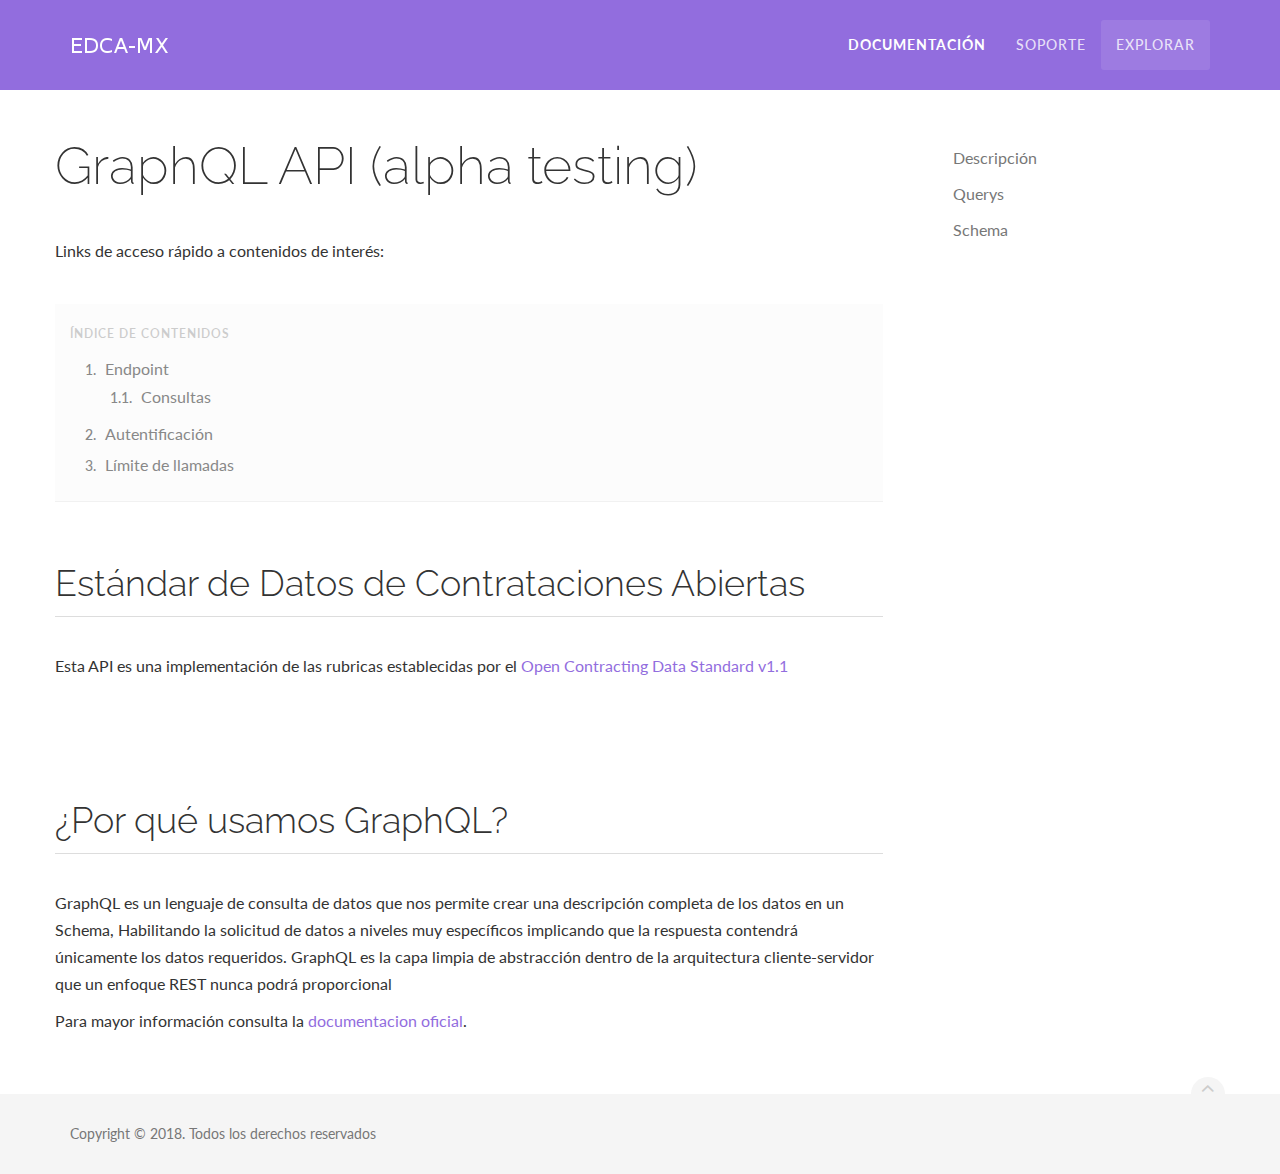
<file: index.html>
<!DOCTYPE html>
<html lang="en">
  <head>
    <meta charset="utf-8">
    <meta http-equiv="X-UA-Compatible" content="IE=edge">
    <meta name="viewport" content="width=device-width, initial-scale=1">
    <meta name="description" content="">
    <meta name="keywords" content="">

    <title>API-Docs</title>

    <!-- Styles -->
    <link href="assets/css/theDocs.all.css" rel="stylesheet">
    <link href="assets/css/custom.css" rel="stylesheet">
    <link href="assets/css/skin/skin-purple.css" rel="stylesheet">

    <!-- Fonts -->
    <link href='http://fonts.googleapis.com/css?family=Raleway:100,300,400,500%7CLato:300,400' rel='stylesheet' type='text/css'>

    <!-- Favicons -->
    <link rel="apple-touch-icon" href="/apple-touch-icon.png">
    <link rel="icon" href="assets/img/favicon.png">
  </head>

  <body>

    <header class="site-header">

      <!-- Top navbar & branding -->
      <nav class="navbar navbar-default">
        <div class="container">

          <!-- Toggle buttons and brand -->
          <div class="navbar-header">
            <button type="button" class="navbar-toggle" data-toggle="collapse" data-target="#navbar" aria-expanded="true" aria-controls="navbar">
              <span class="glyphicon glyphicon-option-vertical"></span>
            </button>

            <button type="button" class="navbar-toggle for-sidebar" data-toggle="offcanvas">
              <span class="icon-bar"></span>
              <span class="icon-bar"></span>
              <span class="icon-bar"></span>
            </button>

            <a class="navbar-brand" href="index.html"><img src="assets/img/logo.png" alt="logo"></a>
          </div>
          <!-- END Toggle buttons and brand -->

          <!-- Top navbar -->
          <div id="navbar" class="navbar-collapse collapse" aria-expanded="true" role="banner">
            <ul class="nav navbar-nav navbar-right">
              <li class="active"><a href="overview.html">Documentación</a></li>

              <li><a href="https://github.com/EDCA-MX/API/issues" target="_blank">Soporte</a></li>
              <li class="hero"><a href="https://tm-api-tests.herokuapp.com/">Explorar</a></li>
            </ul>
          </div>
          <!-- END Top navbar -->

        </div>
      </nav>
      <!-- END Top navbar & branding -->

    </header>


    <main id="comenzar" class="container">
      <div class="row">

        <!-- Main content -->
        <article class="col-md-9 col-sm-9 main-content" role="main">
          
          <header >
            <h1>GraphQL API (alpha testing) </h1>
            <p>Links de acceso rápido a contenidos de interés:</p>
            <ol class="toc">
              <li>
                <a href="overview.html#endpoint">Endpoint</a>
                <ol>
                  <li><a href="overview.html#querys">Consultas</a></li>
                </ol>
              </li>
              <li><a href="#">Autentificación</a></li>
              <li><a href="#">Límite de llamadas</a></li>
            </ol>
          </header>

          <section>
              <h2>Estándar de Datos de Contrataciones Abiertas</h2>
              <p>Esta API es una implementación de las rubricas establecidas por el <a href="http://standard.open-contracting.org/latest/en/">Open Contracting Data Standard v1.1</a></p>
            </section>

          <section>
            <h2>¿Por qué usamos GraphQL?</h2>
            <p></p>

            <p>
                GraphQL es un lenguaje de consulta de datos que nos permite crear
                una descripción completa de los datos en un Schema,
                Habilitando la solicitud de datos a niveles muy específicos
                implicando que la respuesta contendrá únicamente los datos requeridos.
                GraphQL es la capa limpia de abstracción dentro de la arquitectura cliente-servidor
                que un enfoque REST nunca podrá proporcional
            </p>
            <p>Para mayor información consulta la <a href="http://graphql.org/">documentacion oficial</a>.</p>

          </section>
          
        </article>
        <!-- END Main content -->

        <!-- Sidebar -->
        <aside class="col-md-3 col-sm-3 sidebar">

          <ul class="sidenav dropable sticky">
            <li><a href="overview.html">Descripción</a>
              <ul>
                <li><a href="overview.html#endpoint">Endpoint</a></li>
                <li><a href="overview.html">Autentificación</a></li>
                <li><a href="overview.html">Limite de llamadas</a></li>
              </ul>
            </li>
            <li>
              <a  href="querys.html">Querys</a>
              <ul>
                  <li><a href="querys.html#publisher">Publicador</a></li>
                  <li><a href="querys.html#tenderers">Licitantes</a></li>
                  <li><a href="querys.html#budget">Presupuesto</a></li>
                </ul>
            </li>
          
            <li>
              <a href="schema.html">Schema</a>
              <ul>
                <li><a href="schema.html#global_data">Datos Globales</a></li>
                <li><a href="schema.html#parties">Organizaciones</a></li>
                <li><a href="schema.html#planning">Planeación</a></li>
                <li><a href="schema.html#tender">Licitación</a></li>
              </ul>
            </li>


            <!-- <li>
              <a href="#">Menu level</a>
              <ul class="dropable">
                <li><a href="#">Level 1</a></li>
                <li>
                  <a href="#">Level 1</a>
                  <ul>
                    <li><a href="#">Level 2</a></li>
                    <li>
                      <a href="#">Level 2</a>
                      <ul>
                        <li><a href="#">Level 3</a></li>
                        <li><a href="#">Level 3</a></li>
                      </ul>
                    </li>
                    <li><a href="#">Level 2</a></li>
                  </ul>
                </li>
                <li><a href="#">Level 1</a></li>
                <li><a href="#">Level 1</a></li>
              </ul>
            </li> -->

          </ul>

        </aside>
        <!-- END Sidebar -->


      </div>
    </main>

    <!-- Footer -->
    <footer class="site-footer">
      <div class="container">
        <a id="scroll-up" href="#"><i class="fa fa-angle-up"></i></a>

        <div class="row">
          <div class="col-md-6 col-sm-6">
            <p>Copyright &copy; 2018. Todos los derechos reservados</p>
          </div>
          <div class="col-md-6 col-sm-6">
            <ul class="footer-menu">
              <!-- <li><a href="page_changelog.html">Actualizaciones</a></li>
              <li><a href="mailto:support@thetheme.io">Contacto</a></li> -->
            </ul>
          </div>
        </div>
      </div>
    </footer>
    <!-- END Footer -->

    <!-- Scripts -->
    <script src="assets/js/theDocs.all.js"></script>
    <script src="assets/js/custom.js"></script>

  </body>
</html>
</file>
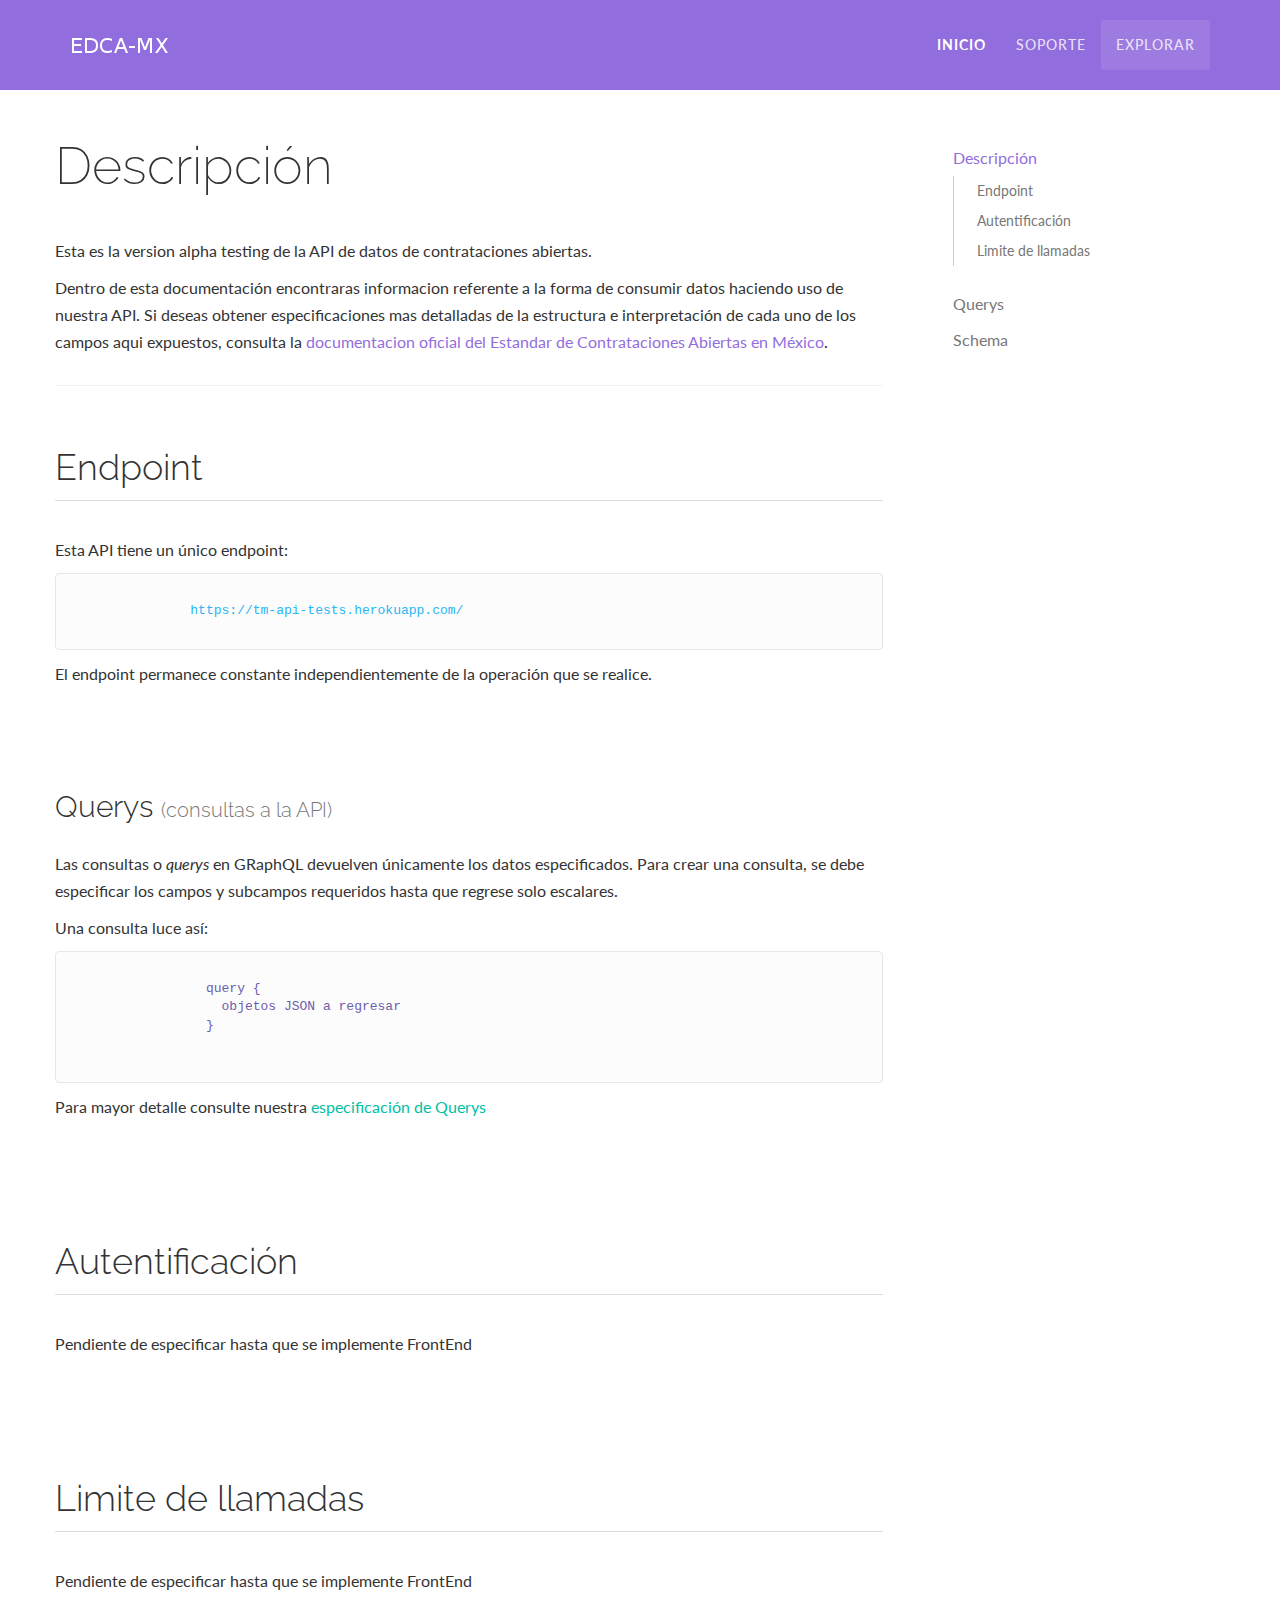
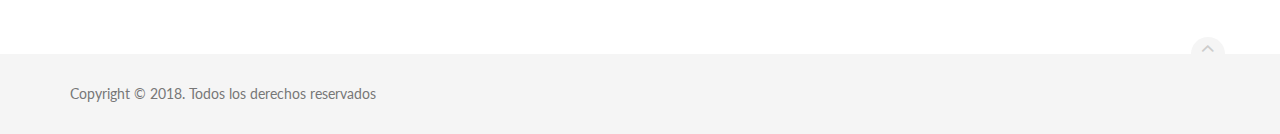
<file: overview.html>
<!DOCTYPE html>
<html lang="en">
  <head>
    <meta charset="utf-8">
    <meta http-equiv="X-UA-Compatible" content="IE=edge">
    <meta name="viewport" content="width=device-width, initial-scale=1">
    <meta name="description" content="">
    <meta name="keywords" content="">

    <title>API-Docs</title>

    <!-- Styles -->
    <link href="assets/css/theDocs.all.css" rel="stylesheet">
    <link href="assets/css/custom.css" rel="stylesheet">
    <link href="assets/css/skin/skin-purple.css" rel="stylesheet">

    <!-- Fonts -->
    <link href='http://fonts.googleapis.com/css?family=Raleway:100,300,400,500%7CLato:300,400' rel='stylesheet' type='text/css'>

    <!-- Favicons -->
    <link rel="apple-touch-icon" href="/apple-touch-icon.png">
    <link rel="icon" href="assets/img/favicon.png">
  </head>

  <body>

    <header class="site-header">

      <!-- Top navbar & branding -->
      <nav class="navbar navbar-default">
        <div class="container">

          <!-- Toggle buttons and brand -->
          <div class="navbar-header">
            <button type="button" class="navbar-toggle" data-toggle="collapse" data-target="#navbar" aria-expanded="true" aria-controls="navbar">
              <span class="glyphicon glyphicon-option-vertical"></span>
            </button>

            <button type="button" class="navbar-toggle for-sidebar" data-toggle="offcanvas">
              <span class="icon-bar"></span>
              <span class="icon-bar"></span>
              <span class="icon-bar"></span>
            </button>

            <a class="navbar-brand" href="index.html"><img src="assets/img/logo.png" alt="logo"></a>
          </div>
          <!-- END Toggle buttons and brand -->

          <!-- Top navbar -->
          <div id="navbar" class="navbar-collapse collapse" aria-expanded="true" role="banner">
            <ul class="nav navbar-nav navbar-right">
              <li class="active"><a href="index.html">Inicio</a></li>

              <li><a href="https://github.com/EDCA-MX/API/issues">Soporte</a></li>
              <li class="hero"><a href="https://tm-api-tests.herokuapp.com/">Explorar</a></li>
            </ul>
          </div>
          <!-- END Top navbar -->

        </div>
      </nav>
      <!-- END Top navbar & branding -->
    </header>


    <main class="container">
      <div class="row">

        <!-- Main content -->
        <article class="col-md-9 col-sm-9 main-content" role="main">
          
          <header>
            <h1>Descripción</h1>
            <p>Esta es la version alpha testing de la API de datos de contrataciones abiertas.</p>
            <p>Dentro de esta documentación encontraras informacion referente a la forma de consumir datos haciendo uso de nuestra API. Si deseas obtener especificaciones mas detalladas de
              la estructura e interpretación de cada uno de los campos aqui expuestos, consulta la <a href="">documentacion oficial del Estandar de Contrataciones Abiertas en México</a>.</p>

          </header>

 
          <section id="endpoint">
              <h2>Endpoint</h2>
              <p>Esta API tiene un único endpoint:</p>
              <pre class="text-info">

                https://tm-api-tests.herokuapp.com/
              </pre>
              <p>El endpoint permanece constante independientemente de la operación que se realice.</p>
            </section>
                
              <section id="querys">
              <h3>Querys  <small> (consultas a la API) </small></h3>
              <p>Las consultas o <i>querys</i> en GRaphQL devuelven únicamente los datos especificados. Para crear una consulta, se debe especificar los campos y subcampos requeridos hasta que regrese solo escalares.</p>
              <p>Una consulta luce así:</p>
              <pre class="text-purple">

                  query {
                    objetos JSON a regresar
                  }

                </pre>

                <p>Para mayor detalle consulte nuestra <a class="text-teal" href="querys.html">especificación de Querys</a></p>
              



            </section>
            
            

          <section id="auth">
            <h2>Autentificación</h2>
            <p></p>
            <p>Pendiente de especificar hasta que se implemente FrontEnd</p>

          </section>

          <section id="ratelimit">
            <h2>Limite de llamadas</h2>
            <p></p>
            <p>Pendiente de especificar hasta que se implemente FrontEnd</p>
          </section>

          <!-- <section id="schema">
              <h2>Estructura del Schema</h2>
              <p></p>
              <p>GraphQL es un lenguaje de <i>querys</i> que nos permite crear una descripción completa de datos en un Schema, esto habilita la solicitud de datos a niveles muy específicos lo cual implica que la respuesta contendrá únicamente los datos que hemos requerido. GraphQL es la capa limpia de abstracción dentro de la arquitectura cliente-servidor que un enfoque REST nunca podrá proporcionar.</p>
              <p>Para mayor información consulta la <a href="http://graphql.org/">documentacion oficial</a>.</p>
            </section> -->
          
        </article>
        <!-- END Main content -->

        <!-- Sidebar -->
        <aside class="col-md-3 col-sm-3 sidebar">

          <ul  class="sidenav dropable sticky">
            <li class="active"><a href="overview.html">Descripción</a>
              <ul>
                  <li><a href="overview.html#endpoint">Endpoint</a></li>
                  <li><a href="overview.html#auth">Autentificación</a></li>
                  <li><a href="overview.html#ratelimit">Limite de llamadas</a></li>
                </ul>
            </li>
            <li >
              <a  href="querys.html">Querys</a>
              <ul>
                  <li><a href="querys.html#publisher">Publicador</a></li>
                  <li><a href="querys.html#tenderers">Licitantes</a></li>
                  <li><a href="querys.html#budget">Presupuesto</a></li>
                </ul>
            </li>

            <li>
                <a href="schema.html">Schema</a>
                <ul>
                  <li><a href="schema.html#global_data">Datos Globales</a></li>
                  <li><a href="schema.html#parties">Organizaciones</a></li>
                  <li><a href="schema.html#planning">Planeación</a></li>
                  <li><a href="schema.html#tender">Licitación</a></li>
                </ul>
              </li>

            <!-- <li>
              <a href="#">Menu level</a>
              <ul class="dropable">
                <li><a href="#">Level 1</a></li>
                <li>
                  <a href="#">Level 1</a>
                  <ul>
                    <li><a href="#">Level 2</a></li>
                    <li>
                      <a href="#">Level 2</a>
                      <ul>
                        <li><a href="#">Level 3</a></li>
                        <li><a href="#">Level 3</a></li>
                      </ul>
                    </li>
                    <li><a href="#">Level 2</a></li>
                  </ul>
                </li>
                <li><a href="#">Level 1</a></li>
                <li><a href="#">Level 1</a></li>
              </ul>
            </li> -->

          </ul>

        </aside>
        <!-- END Sidebar -->


      </div>
    </main>

    <!-- Footer -->
    <footer class="site-footer">
      <div class="container">
        <a id="scroll-up" href="#"><i class="fa fa-angle-up"></i></a>

        <div class="row">
          <div class="col-md-6 col-sm-6">
            <p>Copyright &copy; 2018. Todos los derechos reservados</p>
          </div>
          <div class="col-md-6 col-sm-6">
            <ul class="footer-menu">
              <!-- <li><a href="page_changelog.html">Actualizaciones</a></li>
              <li><a href="mailto:support@thetheme.io">Contacto</a></li> -->
            </ul>
          </div>
        </div>
      </div>
    </footer>
    <!-- END Footer -->

    <!-- Scripts -->
    <script src="assets/js/theDocs.all.js"></script>
    <script src="assets/js/custom.js"></script>

  </body>
</html>
</file>
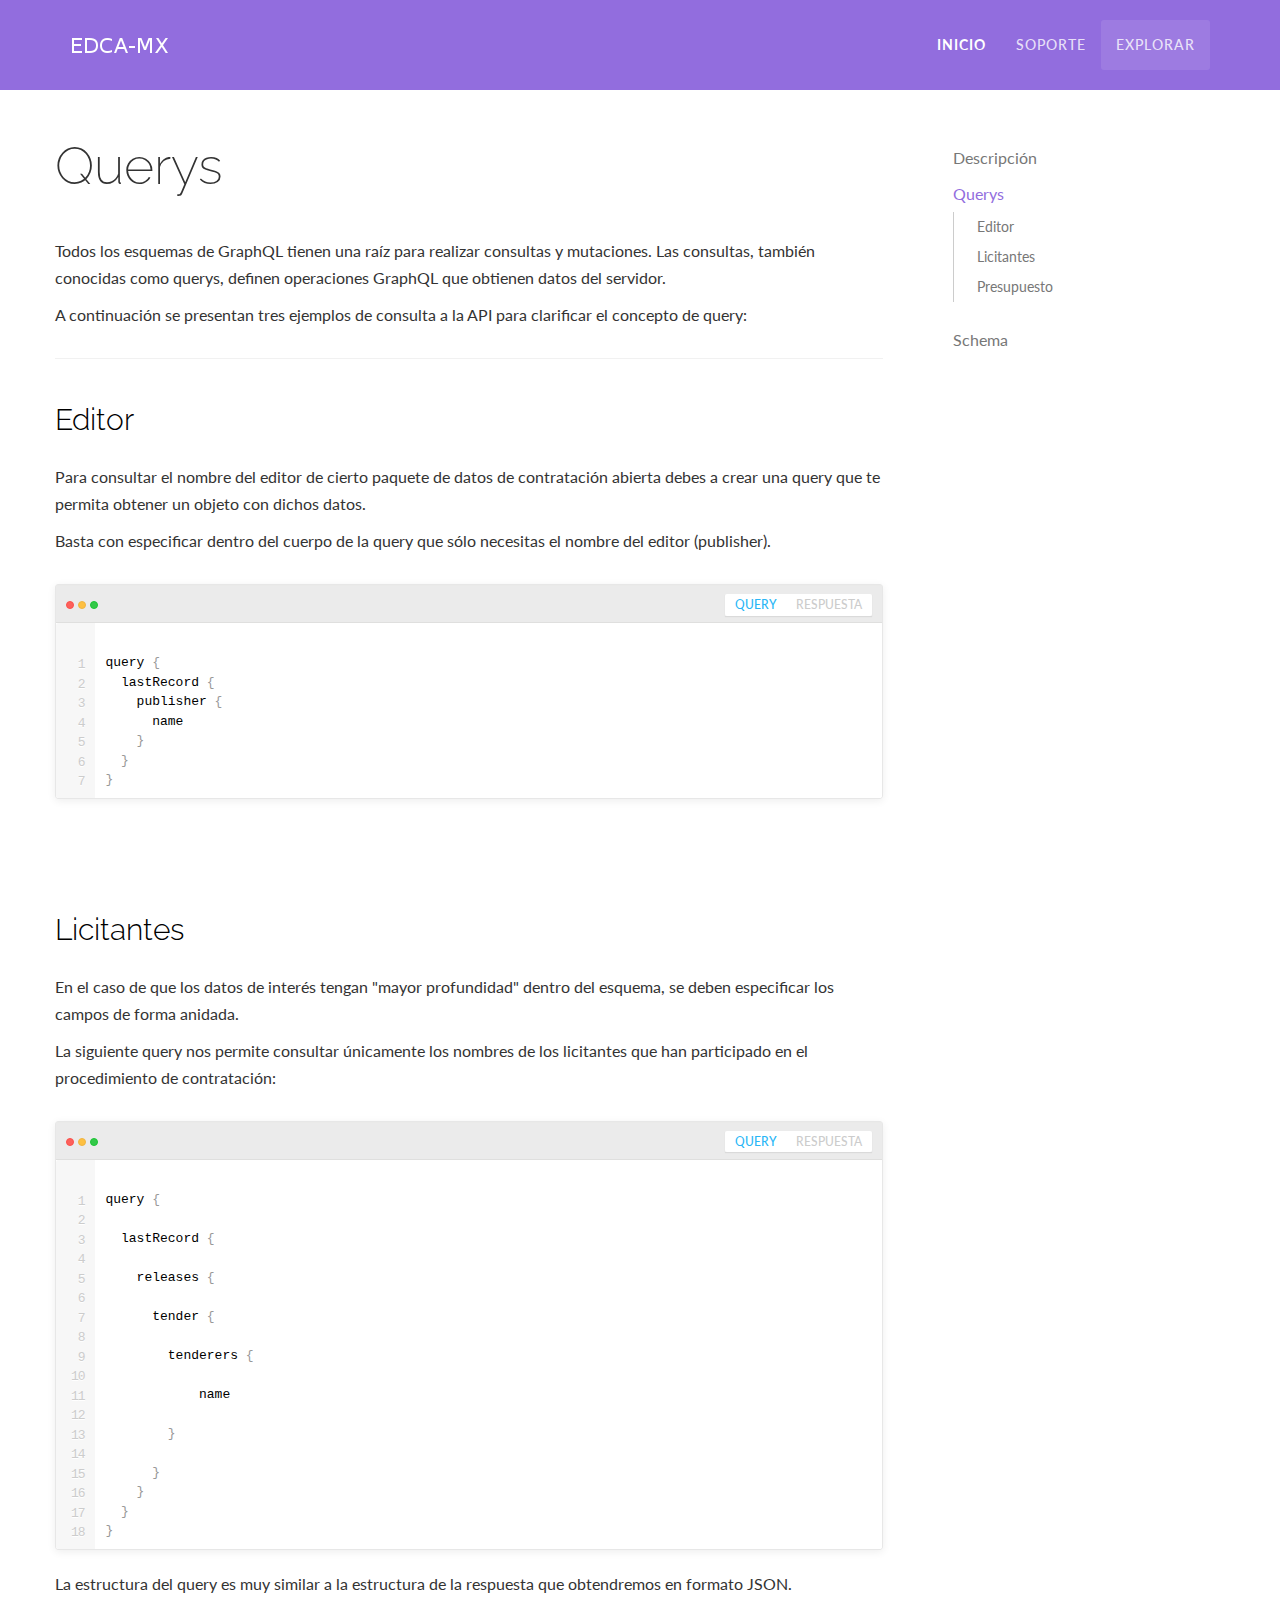
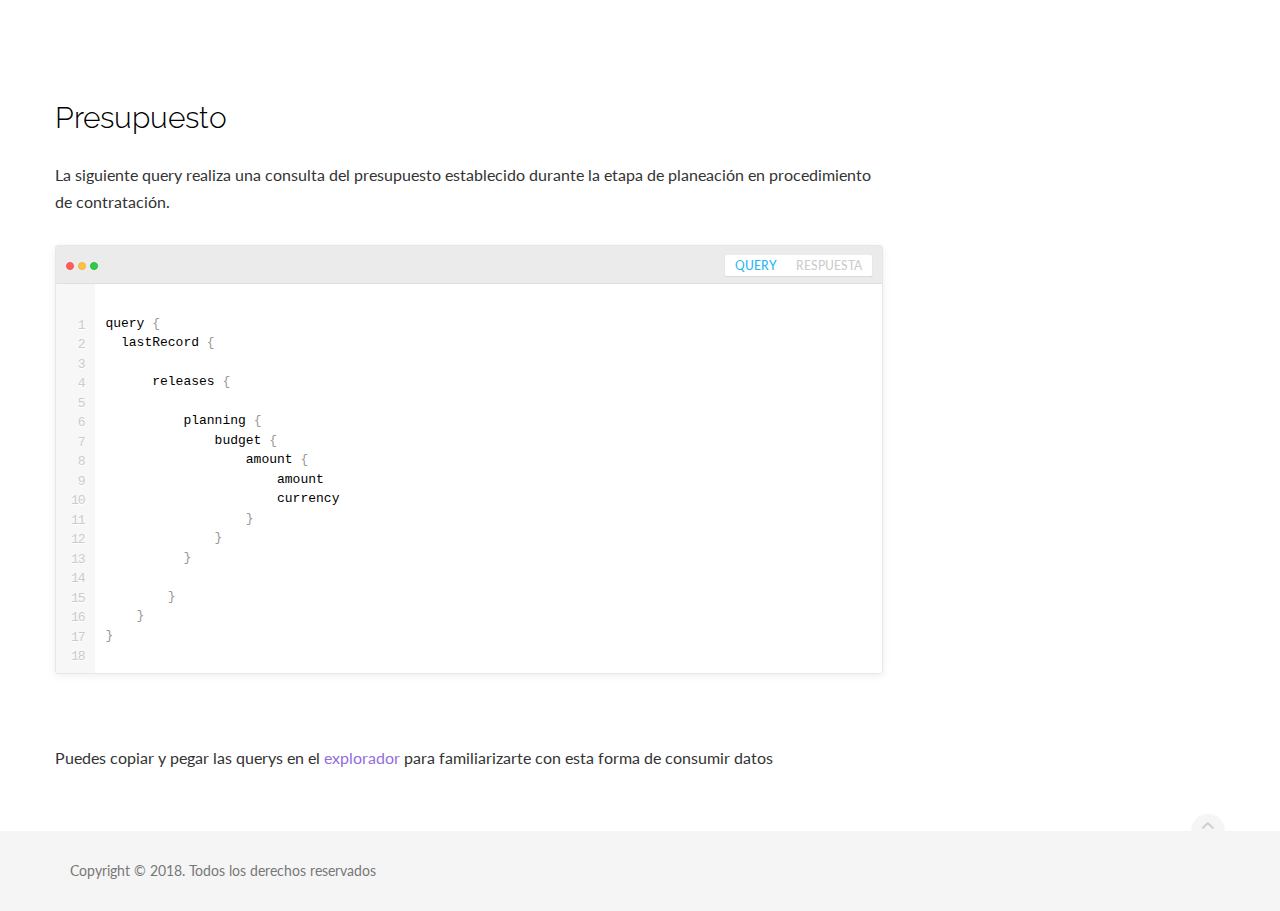
<file: querys.html>
<!DOCTYPE html>
<html lang="en">
  <head>
    <meta charset="utf-8">
    <meta http-equiv="X-UA-Compatible" content="IE=edge">
    <meta name="viewport" content="width=device-width, initial-scale=1">
    <meta name="description" content="API de Estandar de Datos de Contrataciones Abiertas en México">
    <meta name="keywords" content="edca api contrataciones abiertas transparencia mexicana ocds estandar mexico">

    <title>API-Docs</title>

    <!-- Styles -->
    <link href="assets/css/theDocs.all.css" rel="stylesheet">
    <link href="assets/css/custom.css" rel="stylesheet">
    <link href="assets/css/skin/skin-purple.css" rel="stylesheet">

    <!-- Fonts -->
    <link href='http://fonts.googleapis.com/css?family=Raleway:100,300,400,500%7CLato:300,400' rel='stylesheet' type='text/css'>

    <!-- Favicons -->
    <link rel="apple-touch-icon" href="/apple-touch-icon.png">
    <link rel="icon" href="assets/img/favicon.png">
  </head>

  <body>

    <header class="site-header">

      <!-- Top navbar & branding -->
      <nav class="navbar navbar-default">
        <div class="container">

          <!-- Toggle buttons and brand -->
          <div class="navbar-header">
            <button type="button" class="navbar-toggle" data-toggle="collapse" data-target="#navbar" aria-expanded="true" aria-controls="navbar">
              <span class="glyphicon glyphicon-option-vertical"></span>
            </button>

            <button type="button" class="navbar-toggle for-sidebar" data-toggle="offcanvas">
              <span class="icon-bar"></span>
              <span class="icon-bar"></span>
              <span class="icon-bar"></span>
            </button>

            <a class="navbar-brand" href="index.html"><img src="assets/img/logo.png" alt="logo"></a>
          </div>
          <!-- END Toggle buttons and brand -->

          <!-- Top navbar -->
          <div id="navbar" class="navbar-collapse collapse" aria-expanded="true" role="banner">
            <ul class="nav navbar-nav navbar-right">
              <li class="active"><a href="index.html">Inicio</a></li>

              <li><a href="https://github.com/EDCA-MX/API/issues">Soporte</a></li>
              <li class="hero"><a href="https://tm-api-tests.herokuapp.com/">Explorar</a></li>
            </ul>
          </div>
          <!-- END Top navbar -->

        </div>
      </nav>
      <!-- END Top navbar & branding -->
    </header>


    <main class="container">
      <div class="row">

        <!-- Main content -->
        <article class="col-md-9 col-sm-9 main-content" role="main">
          
          <header>
            <h1>Querys</h1>
            <p> 
              Todos los esquemas de GraphQL tienen una raíz para realizar consultas y mutaciones. Las consultas, también conocidas como querys, definen operaciones GraphQL que obtienen datos del servidor.             
            </p>
            <p>A continuación se presentan tres ejemplos de consulta a la API para clarificar el concepto de query:</p>

          </header>

          <section>
              <!-- Code Window *********************************************************** -->
              <h3 id="publisher">Editor</h3>
              <p>Para consultar el nombre del editor de cierto paquete de datos de contratación abierta debes a crear una query que te permita obtener un objeto con dichos datos.</p>
              <p>Basta con especificar dentro del cuerpo de la query que sólo necesitas el nombre del editor (publisher).</p>
             
             
              <div class="code-window">
                <div class="query">
                    <pre class="line-numbers"><code class="language-javascript">query {
  lastRecord {
    publisher {
      name
    } 
  } 
}</code></pre>
                </div>
                <pre class="line-numbers"><code class="language-javascript">{
  "data": {
    "lastRecord": {
      "publisher": {
        "name": "Transparencia Mexicana"
      }
    }
  }
}</code>
                </pre>
              </div>
            </section>

          <section>
            <!-- Code Window *********************************************************** -->
            <h3 id="tenderers">Licitantes</h3>
            <p>En el caso de que los datos de interés tengan "mayor profundidad" dentro del esquema, se deben especificar los campos de forma anidada.</p>
            <p>La siguiente query nos permite consultar únicamente los nombres de los licitantes que han participado en el procedimiento de contratación:</p>
            <div class="code-window">
              <div class="query">
                  <pre class="line-numbers"><code class="language-javascript">query {

  lastRecord {

    releases {

      tender {

        tenderers {

            name

        } 
    
      }
    } 
  }
} </code></pre>
              </div>
              <pre class="line-numbers"><code class="language-javascript">{
  "data": {
    "lastRecord": {
      "releases": [
        {
          "tender": {
            "tenderers": [
              {
                "name": "FCC AQUALIA, S.A. A. EN P. CON AQUALIA MÉXICO, S.A. DE C.V."
              },
              {
                "name": "ACCIONA AGUA, S.A.U. A. EN P. CON LA PENINSULAR COMPAÑÍA CONSTRUCTORA ..."
              },
              {
                "name": "QUÍMICA APOLLO S.A. DE C.V. A. EN P. CON RWL DESAL HOLDING, S. DE R.L...."
              },
              {
                "name": "TEDAGUA MÉXICO, S.A. DE C.V. A. EN P. CON AVANZIA INSTALACIONES, S.A. ..."
              }
            ]
          }
        }
      ]
    }
  }
}</code>
              </pre>
            </div>
            <p>La estructura del query es muy similar a la estructura de la respuesta que obtendremos en formato JSON.</p>

          </section>





            <section>
                <!-- Code Window *********************************************************** -->
                <h3 id="budget">Presupuesto</h3>
                <p>La siguiente query realiza una consulta del presupuesto establecido durante la etapa de planeación en procedimiento de contratación.</p>
                <div class="code-window">
                  <div class="query">
                      <pre class="line-numbers"><code class="language-javascript">query {
  lastRecord {

      releases {

          planning {
              budget {
                  amount {
                      amount
                      currency
                  }
              }
          }
      
        }
    } 
}                   
                        </code></pre>
                  </div>
                  <pre class="line-numbers"><code class="language-javascript">{
"data": { 
  "lastRecord": {
      "releases": [
        {
          "planning": {
            "budget": {
              "amount": {
                "amount": 345318760.36,
                "currency": "MXN"
              }
            }
          }
        }
      ]
    }
  }
}</code>
                  </pre>
                </div>
              </section>


      <p>Puedes copiar y pegar las querys en el  <a href="https://tm-api-tests.herokuapp.com/">explorador</a> para familiarizarte con esta forma de consumir datos</p>

          
        </article>
        <!-- END Main content -->

        <!-- Sidebar -->
        <aside class="col-md-3 col-sm-3 sidebar">

          <ul  class="sidenav dropable sticky">
            <li ><a href="index.html">Descripción</a>
              <ul>
                <li><a href="overview.html#endpoint">Endpoint</a></li>
                <li><a href="overview.html">Autentificación</a></li>
                <li><a href="overview.html">Limite de llamadas</a></li>
              </ul>
            </li>
            <li class="active">
              <a  href="querys.html">Querys</a>
              <ul>
                <li><a href="querys.html#publisher">Editor</a></li>
                <li><a href="querys.html#tenderers">Licitantes</a></li>
                <li><a href="querys.html#budget">Presupuesto</a></li>
              </ul>
            </li>
            <li>
              <a href="schema.html">Schema</a>
              <ul>
                <li><a href="schema.html#global_data">Datos Globales</a></li>
                <li><a href="schema.html#parties">Organizaciones</a></li>
                <li><a href="schema.html#planning">Planeación</a></li>
                <li><a href="schema.html#tender">Licitación</a></li>
              </ul>
            </li>


            <!-- <li>
              <a href="#">Menu level</a>
              <ul class="dropable">
                <li><a href="#">Level 1</a></li>
                <li>
                  <a href="#">Level 1</a>
                  <ul>
                    <li><a href="#">Level 2</a></li>
                    <li>
                      <a href="#">Level 2</a>
                      <ul>
                        <li><a href="#">Level 3</a></li>
                        <li><a href="#">Level 3</a></li>
                      </ul>
                    </li>
                    <li><a href="#">Level 2</a></li>
                  </ul>
                </li>
                <li><a href="#">Level 1</a></li>
                <li><a href="#">Level 1</a></li>
              </ul>
            </li> -->

          </ul>

        </aside>
        <!-- END Sidebar -->


      </div>
    </main>

    <!-- Footer -->
    <footer class="site-footer">
      <div class="container">
        <a id="scroll-up" href="#"><i class="fa fa-angle-up"></i></a>

        <div class="row">
          <div class="col-md-6 col-sm-6">
            <p>Copyright &copy; 2018. Todos los derechos reservados</p>
          </div>
          <div class="col-md-6 col-sm-6">
            <ul class="footer-menu">
              <!-- <li><a href="page_changelog.html">Actualizaciones</a></li>
              <li><a href="mailto:support@thetheme.io">Contacto</a></li> -->
            </ul>
          </div>
        </div>
      </div>
    </footer>
    <!-- END Footer -->

    <!-- Scripts -->
    <script src="assets/js/theDocs.all.js"></script>
    <script src="assets/js/custom.js"></script>

  </body>
</html>
</file>
<file: assets/css/custom.css>
.code-snippet .code-preview::after {
    content: "Ejemplo";
  }
</file>
<file: assets/css/skin/skin-purple.css>
.navbar-default.navbar-light li > a:focus,
.navbar-default.navbar-light li > a:hover,
.navbar-default.navbar-light .active > a,
.navbar-default.navbar-light .active > a:focus,
.navbar-default.navbar-light .active > a:hover,
.navbar-default.navbar-light .open > a:focus,
.navbar-default.navbar-light .open > a:hover,
.navbar-default.navbar-light .open > a,
.sidenav a.active,
.sidenav a:hover,
.sidenav > li > a.active,
.sidenav > li > a:hover,
.sidenav li.active > a,
.sidebar-boxed .sidenav > li > a:hover,
.sidebar-boxed .sidenav > li > a.open,
a,
a:focus,
a:hover,
h1 a:before,
h2 a:before,
h3 a:before,
.toc a:hover,
.toc a:active,
.tabs-text .nav-tabs > li.active a,
.tabs-btn .nav-tabs li.active a,
.code-tabs .languages .btn.active,
.code-tabs .languages .btn:active,
.promo > .fa,
.promo > .glyphicon,
.pagination > li > a:focus,
.pagination > li > a:hover,
.pagination > li > span:focus,
.pagination > li > span:hover,
.pager li > a:hover {
  color: #926dde;
}

.site-header .navbar,
.sidenav > li > ul li.active a:before,
.sidenav > li > ul a.active:before,
.sidebar-line .sidenav li.active > a:before,
.sidebar-line .sidenav a.active:before,
.carousel.indicators-out .carousel-indicators .active,
.pagination > .active > a,
.pagination > .active > a:focus,
.pagination > .active > a:hover,
.pagination > .active > span,
.pagination > .active > span:focus,
.pagination > .active > span:hover {
  background-color: #926dde;
}

.carousel.indicators-out .carousel-indicators li {
  border-color: #926dde;
}

.tabs-text .nav-tabs > li.active {
  border-bottom-color: #926dde;
}

.grid-view li {
  border-top-color: #926dde;
}

@media screen and (max-width: 767px) {
  .navbar {
    background-color: #926dde !important;
  }
}

/*# sourceMappingURL=skin-purple.css.map */
</file>
